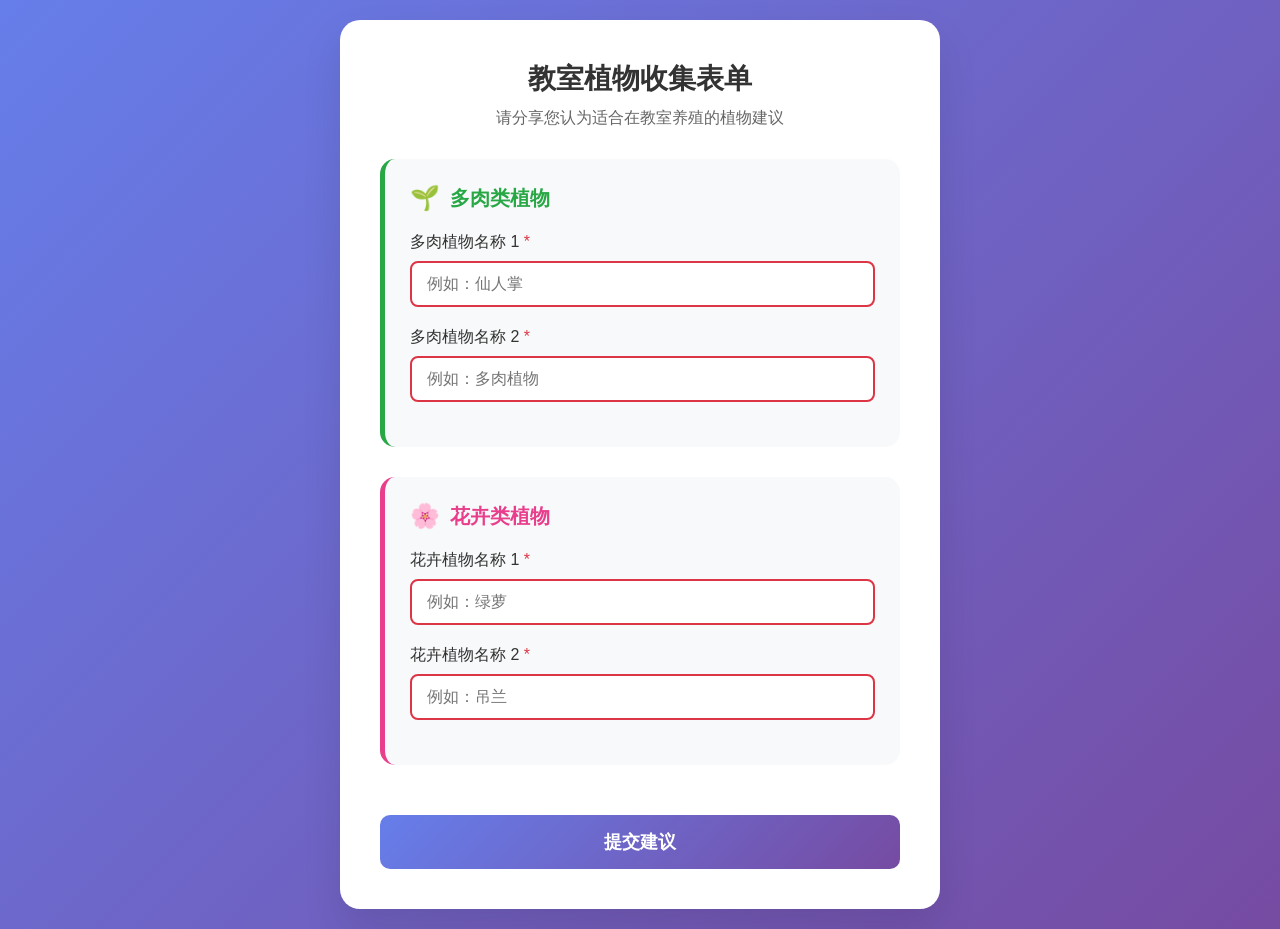
<file: 14.html>
<!DOCTYPE html>
<html lang="zh-CN">
<head>
    <meta charset="UTF-8">
    <meta name="viewport" content="width=device-width, initial-scale=1.0">
    <title>教室植物收集表单</title>
    <style>
        * {
            margin: 0;
            padding: 0;
            box-sizing: border-box;
        }

        body {
            font-family: 'Arial', sans-serif;
            background: linear-gradient(135deg, #667eea 0%, #764ba2 100%);
            min-height: 100vh;
            display: flex;
            justify-content: center;
            align-items: center;
            padding: 20px;
        }

        .container {
            background: white;
            border-radius: 20px;
            box-shadow: 0 20px 40px rgba(0, 0, 0, 0.1);
            padding: 40px;
            max-width: 600px;
            width: 100%;
        }

        h1 {
            text-align: center;
            color: #333;
            margin-bottom: 10px;
            font-size: 28px;
        }

        .subtitle {
            text-align: center;
            color: #666;
            margin-bottom: 30px;
            font-size: 16px;
        }

        .form-section {
            margin-bottom: 30px;
            padding: 25px;
            background: #f8f9fa;
            border-radius: 15px;
            border-left: 5px solid #28a745;
        }

        .section-title {
            color: #28a745;
            font-size: 20px;
            margin-bottom: 20px;
            display: flex;
            align-items: center;
        }

        .section-title::before {
            content: "🌱";
            margin-right: 10px;
            font-size: 24px;
        }

        .form-section.flower-section {
            border-left-color: #e83e8c;
        }

        .flower-section .section-title {
            color: #e83e8c;
        }

        .flower-section .section-title::before {
            content: "🌸";
        }

        .form-group {
            margin-bottom: 20px;
        }

        label {
            display: block;
            margin-bottom: 8px;
            color: #333;
            font-weight: 500;
        }

        .required {
            color: #dc3545;
        }

        input[type="text"] {
            width: 100%;
            padding: 12px 15px;
            border: 2px solid #e0e0e0;
            border-radius: 8px;
            font-size: 16px;
            transition: all 0.3s ease;
        }

        input[type="text"]:focus {
            outline: none;
            border-color: #667eea;
            box-shadow: 0 0 0 3px rgba(102, 126, 234, 0.1);
        }

        input[type="text"]:invalid {
            border-color: #dc3545;
        }

        input[type="text"]:valid {
            border-color: #28a745;
        }

        .submit-btn {
            width: 100%;
            padding: 15px;
            background: linear-gradient(135deg, #667eea 0%, #764ba2 100%);
            color: white;
            border: none;
            border-radius: 10px;
            font-size: 18px;
            font-weight: 600;
            cursor: pointer;
            transition: all 0.3s ease;
            margin-top: 20px;
        }

        .submit-btn:hover {
            transform: translateY(-2px);
            box-shadow: 0 10px 20px rgba(102, 126, 234, 0.3);
        }

        .submit-btn:active {
            transform: translateY(0);
        }

        .success-message {
            background: #d4edda;
            color: #155724;
            padding: 15px;
            border-radius: 8px;
            margin-top: 20px;
            text-align: center;
            display: none;
        }

        .error-message {
            background: #f8d7da;
            color: #721c24;
            padding: 15px;
            border-radius: 8px;
            margin-top: 20px;
            text-align: center;
            display: none;
        }

        @media (max-width: 768px) {
            .container {
                padding: 20px;
            }
            
            h1 {
                font-size: 24px;
            }
            
            .form-section {
                padding: 20px;
            }
        }
    </style>
</head>
<body>
    <div class="container">
        <h1>教室植物收集表单</h1>
        <p class="subtitle">请分享您认为适合在教室养殖的植物建议</p>
        
        <form id="plantForm">
            <!-- 多肉类植物部分 -->
            <div class="form-section">
                <h2 class="section-title">多肉类植物</h2>
                
                <div class="form-group">
                    <label for="succulent1">多肉植物名称 1 <span class="required">*</span></label>
                    <input type="text" id="succulent1" name="succulent1" required placeholder="例如：仙人掌">
                </div>
                
                <div class="form-group">
                    <label for="succulent2">多肉植物名称 2 <span class="required">*</span></label>
                    <input type="text" id="succulent2" name="succulent2" required placeholder="例如：多肉植物">
                </div>
            </div>

            <!-- 花卉类植物部分 -->
            <div class="form-section flower-section">
                <h2 class="section-title">花卉类植物</h2>
                
                <div class="form-group">
                    <label for="flower1">花卉植物名称 1 <span class="required">*</span></label>
                    <input type="text" id="flower1" name="flower1" required placeholder="例如：绿萝">
                </div>
                
                <div class="form-group">
                    <label for="flower2">花卉植物名称 2 <span class="required">*</span></label>
                    <input type="text" id="flower2" name="flower2" required placeholder="例如：吊兰">
                </div>
            </div>

            <button type="submit" class="submit-btn">提交建议</button>
        </form>

        <div id="successMessage" class="success-message">
            ✅ 提交成功！文件已生成并开始下载。
        </div>

        <div id="errorMessage" class="error-message">
            ❌ 请填写所有必填项目！
        </div>
    </div>

    <script>
        document.getElementById('plantForm').addEventListener('submit', function(e) {
            e.preventDefault();
            
            // 获取表单数据
            const succulent1 = document.getElementById('succulent1').value.trim();
            const succulent2 = document.getElementById('succulent2').value.trim();
            const flower1 = document.getElementById('flower1').value.trim();
            const flower2 = document.getElementById('flower2').value.trim();
            
            // 验证所有必填字段
            if (!succulent1 || !succulent2 || !flower1 || !flower2) {
                showMessage('errorMessage');
                return;
            }
            
            // 创建多肉植物文件内容
            const succulentContent = `${succulent1} ${succulent2}\n`;
            
            // 创建花卉植物文件内容
            const flowerContent = `${flower1} ${flower2}\n`;
            
            // 生成并下载多肉植物文件
            downloadFile(succulentContent, '多肉植物建议.txt');
            
            // 生成并下载花卉植物文件
            downloadFile(flowerContent, '花卉植物建议.txt');
            
            // 显示成功消息
            showMessage('successMessage');
            
            // 清空表单
            this.reset();
        });
        
        function downloadFile(content, filename) {
            // 创建Blob对象
            const blob = new Blob([content], { type: 'text/plain;charset=utf-8' });
            
            // 创建下载链接
            const link = document.createElement('a');
            link.href = URL.createObjectURL(blob);
            link.download = filename;
            
            // 触发下载
            document.body.appendChild(link);
            link.click();
            
            // 清理
            document.body.removeChild(link);
            URL.revokeObjectURL(link.href);
        }
        
        function showMessage(messageId) {
            const message = document.getElementById(messageId);
            message.style.display = 'block';
            
            // 3秒后隐藏消息
            setTimeout(() => {
                message.style.display = 'none';
            }, 3000);
        }
        
        // 实时验证输入
        document.querySelectorAll('input[type="text"]').forEach(input => {
            input.addEventListener('input', function() {
                if (this.value.trim()) {
                    this.setCustomValidity('');
                } else {
                    this.setCustomValidity('此字段为必填项');
                }
            });
        });
    </script>
</body>
</html>
</file>
